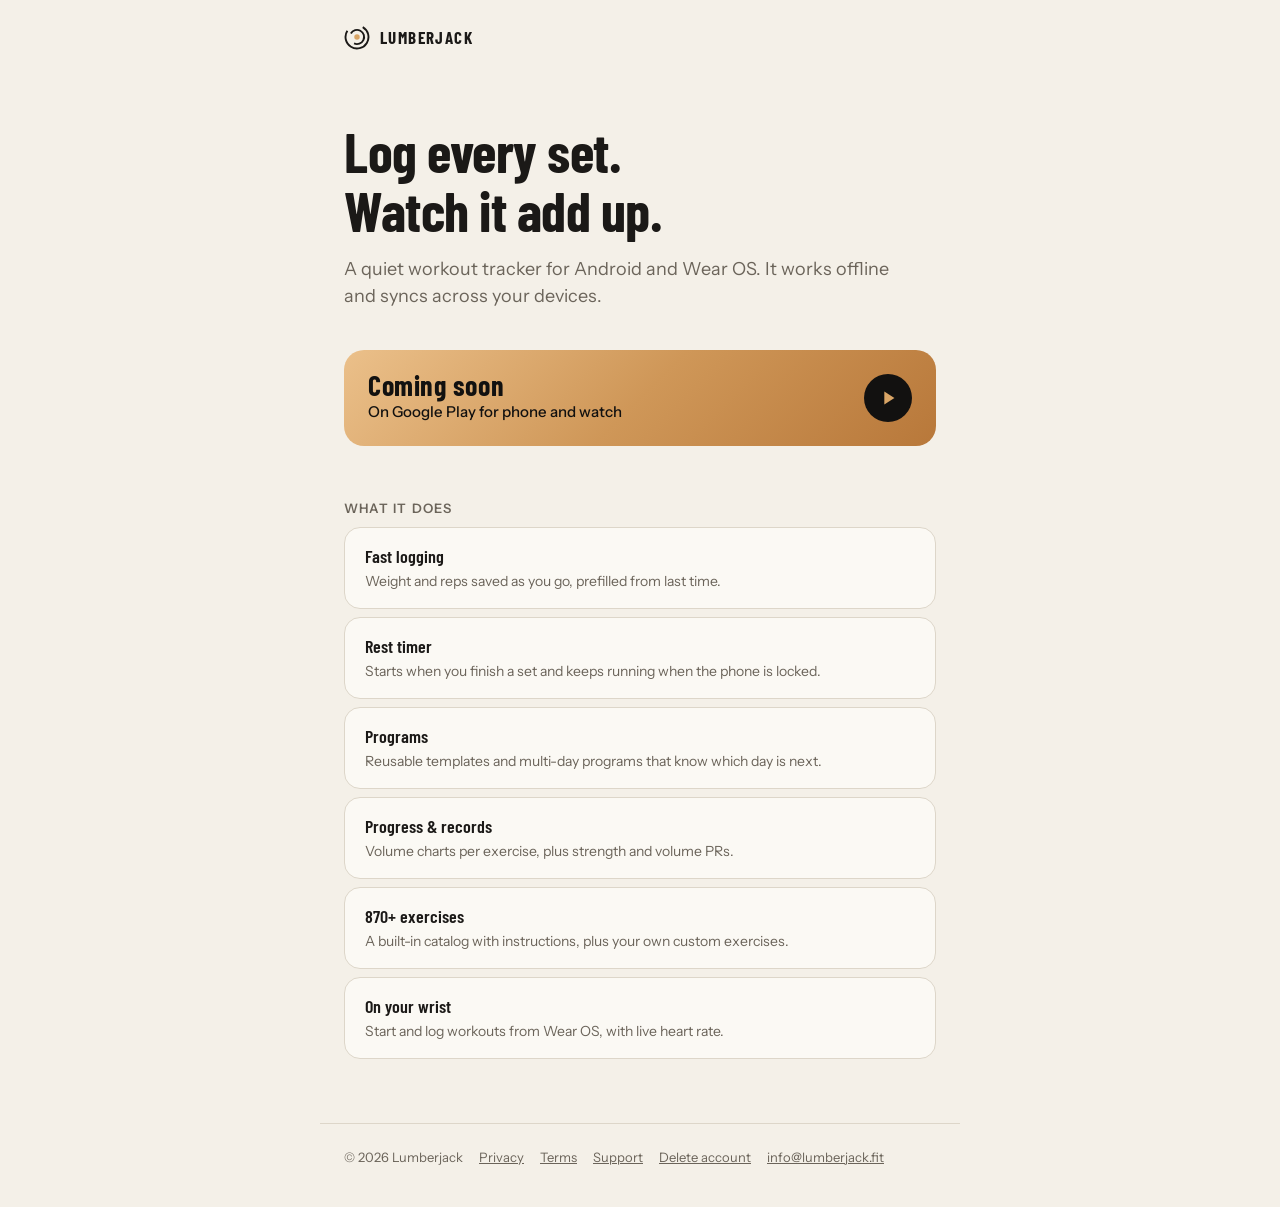
<file: index.html>
<!doctype html>
<html lang="en">
<head>
  <meta charset="utf-8">
  <meta name="viewport" content="width=device-width, initial-scale=1">
  <title>Lumberjack · Workout tracker</title>
  <meta name="description" content="An offline-first workout tracker for Android and Wear OS.">
  <meta name="theme-color" content="#121110" media="(prefers-color-scheme: dark)">
  <meta name="theme-color" content="#f4f0e8" media="(prefers-color-scheme: light)">
  <link rel="icon" href="favicon.svg" type="image/svg+xml">
  <link rel="stylesheet" href="style.css">
</head>
<body>
<header>
  <svg class="mark" viewBox="20 20 68 68" aria-hidden="true">
    <circle cx="54" cy="54" r="7.14" fill="#d9a566"/>
    <g class="rings" fill="none" stroke-width="5">
      <path d="M69 28.02A30 30 0 1 1 28.78 37.75"/>
      <path d="M37.92 44.71A18.57 18.57 0 1 1 46.33 70.91"/>
    </g>
  </svg>
  <span class="wordmark">LUMBERJACK</span>
</header>

<main>
  <section class="hero">
    <h1>Log every set.<br>Watch it add up.</h1>
    <p class="lede">A quiet workout tracker for Android and Wear OS. It works offline and syncs across your devices.</p>
  </section>

  <div class="cta">
    <div>
      <strong>Coming soon</strong>
      <span>On Google Play for phone and watch</span>
    </div>
    <div class="play" aria-hidden="true">
      <svg width="22" height="22" viewBox="0 0 24 24"><path d="M8 5v14l11-7z" fill="#d9a566"/></svg>
    </div>
  </div>

  <h2>What it does</h2>
  <ul class="features">
    <li><b>Fast logging</b><span>Weight and reps saved as you go, prefilled from last time.</span></li>
    <li><b>Rest timer</b><span>Starts when you finish a set and keeps running when the phone is locked.</span></li>
    <li><b>Programs</b><span>Reusable templates and multi-day programs that know which day is next.</span></li>
    <li><b>Progress &amp; records</b><span>Volume charts per exercise, plus strength and volume PRs.</span></li>
    <li><b>870+ exercises</b><span>A built-in catalog with instructions, plus your own custom exercises.</span></li>
    <li><b>On your wrist</b><span>Start and log workouts from Wear OS, with live heart rate.</span></li>
  </ul>
</main>

<footer>
  <span>© 2026 Lumberjack</span>
  <nav aria-label="Legal and support">
    <a href="/privacy">Privacy</a>
    <a href="/terms">Terms</a>
    <a href="/support">Support</a>
    <a href="/delete-account">Delete account</a>
    <a href="mailto:info@lumberjack.fit">info@lumberjack.fit</a>
  </nav>
</footer>
</body>
</html>
</file>
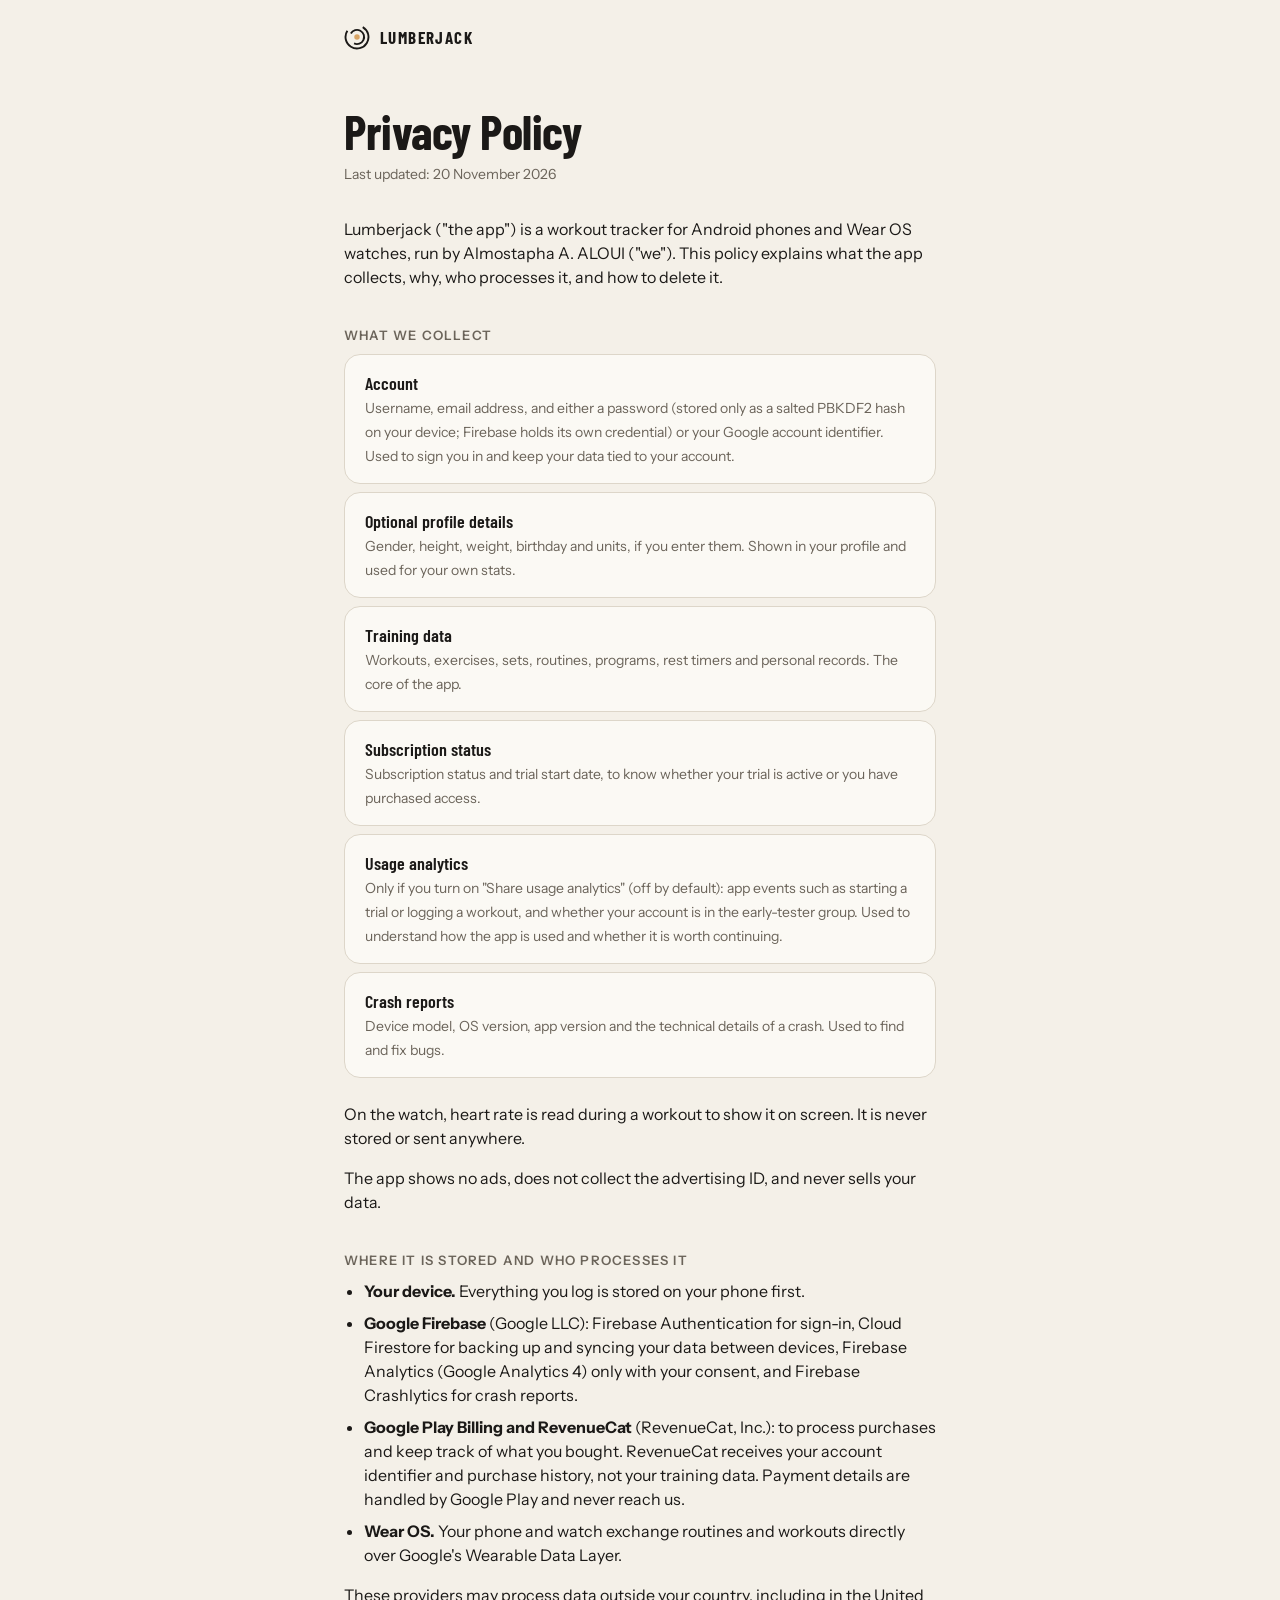
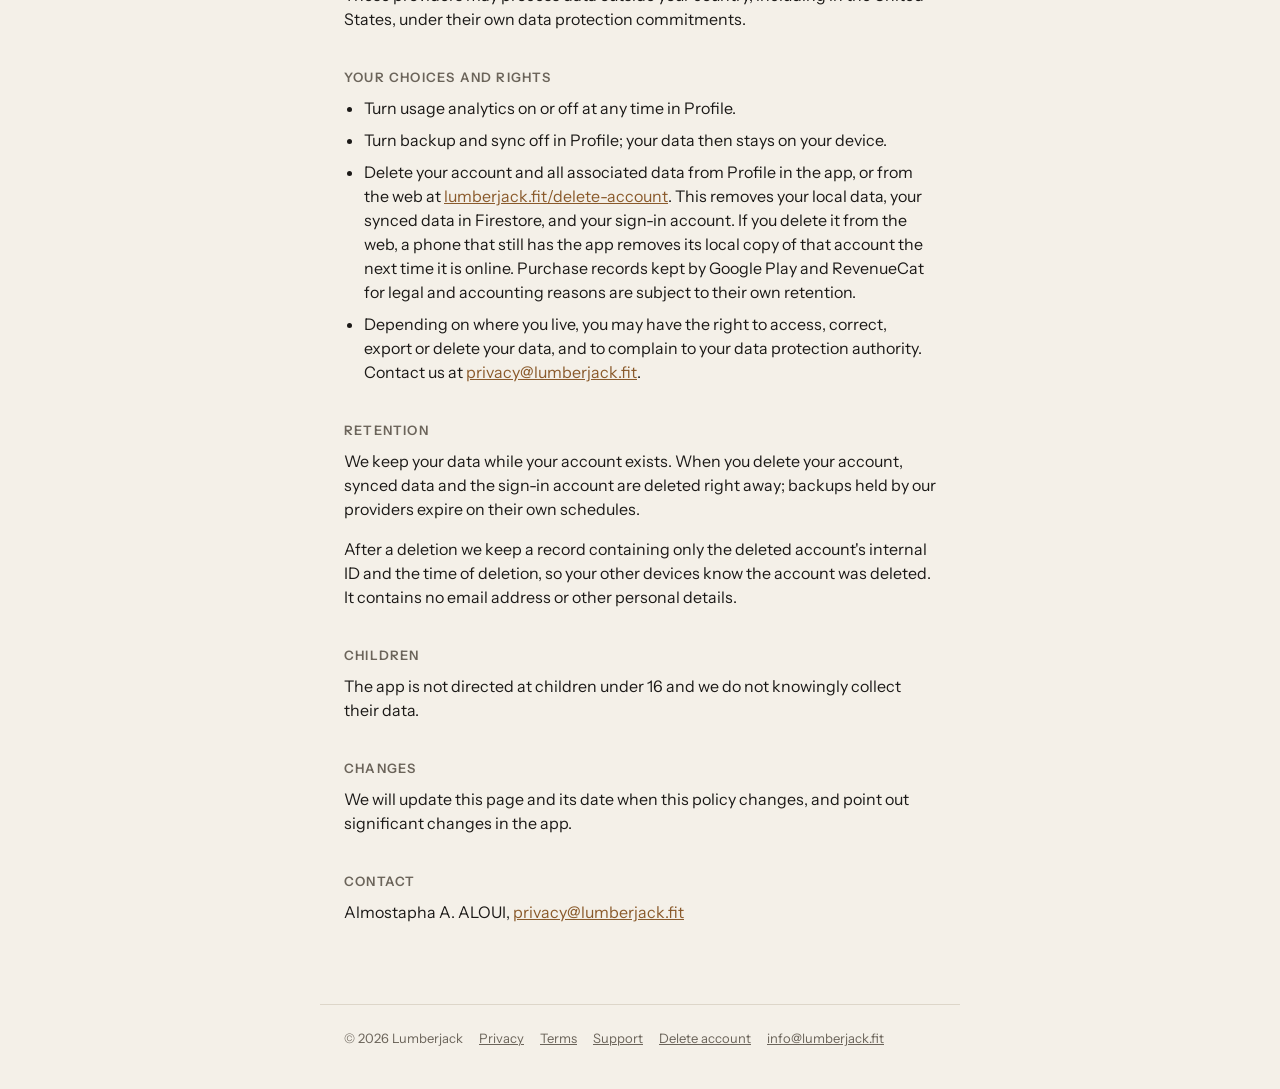
<file: privacy.html>
<!doctype html>
<html lang="en">
<head>
  <meta charset="utf-8">
  <meta name="viewport" content="width=device-width, initial-scale=1">
  <title>Privacy Policy · Lumberjack</title>
  <meta name="description" content="What the Lumberjack app collects, who processes it, and how to delete your data.">
  <meta name="theme-color" content="#121110" media="(prefers-color-scheme: dark)">
  <meta name="theme-color" content="#f4f0e8" media="(prefers-color-scheme: light)">
  <link rel="icon" href="/favicon.svg" type="image/svg+xml">
  <link rel="stylesheet" href="/style.css">
</head>
<body>
<header>
  <a href="/" aria-label="Lumberjack home">
    <svg class="mark" viewBox="20 20 68 68" aria-hidden="true">
      <circle cx="54" cy="54" r="7.14" fill="#d9a566"/>
      <g class="rings" fill="none" stroke-width="5">
        <path d="M69 28.02A30 30 0 1 1 28.78 37.75"/>
        <path d="M37.92 44.71A18.57 18.57 0 1 1 46.33 70.91"/>
      </g>
    </svg>
    <span class="wordmark">LUMBERJACK</span>
  </a>
</header>

<main class="doc">
  <h1>Privacy Policy</h1>
  <p class="meta">Last updated: 20 November 2026</p>

  <p>Lumberjack ("the app") is a workout tracker for Android phones and Wear OS watches, run by Almostapha A. ALOUI ("we"). This policy explains what the app collects, why, who processes it, and how to delete it.</p>

  <h2>What we collect</h2>
  <ul class="cards">
    <li><b>Account</b><span>Username, email address, and either a password (stored only as a salted PBKDF2 hash on your device; Firebase holds its own credential) or your Google account identifier. Used to sign you in and keep your data tied to your account.</span></li>
    <li><b>Optional profile details</b><span>Gender, height, weight, birthday and units, if you enter them. Shown in your profile and used for your own stats.</span></li>
    <li><b>Training data</b><span>Workouts, exercises, sets, routines, programs, rest timers and personal records. The core of the app.</span></li>
    <li><b>Subscription status</b><span>Subscription status and trial start date, to know whether your trial is active or you have purchased access.</span></li>
    <li><b>Usage analytics</b><span>Only if you turn on "Share usage analytics" (off by default): app events such as starting a trial or logging a workout, and whether your account is in the early-tester group. Used to understand how the app is used and whether it is worth continuing.</span></li>
    <li><b>Crash reports</b><span>Device model, OS version, app version and the technical details of a crash. Used to find and fix bugs.</span></li>
  </ul>
  <p>On the watch, heart rate is read during a workout to show it on screen. It is never stored or sent anywhere.</p>
  <p>The app shows no ads, does not collect the advertising ID, and never sells your data.</p>

  <h2>Where it is stored and who processes it</h2>
  <ul>
    <li><strong>Your device.</strong> Everything you log is stored on your phone first.</li>
    <li><strong>Google Firebase</strong> (Google LLC): Firebase Authentication for sign-in, Cloud Firestore for backing up and syncing your data between devices, Firebase Analytics (Google Analytics 4) only with your consent, and Firebase Crashlytics for crash reports.</li>
    <li><strong>Google Play Billing and RevenueCat</strong> (RevenueCat, Inc.): to process purchases and keep track of what you bought. RevenueCat receives your account identifier and purchase history, not your training data. Payment details are handled by Google Play and never reach us.</li>
    <li><strong>Wear OS.</strong> Your phone and watch exchange routines and workouts directly over Google's Wearable Data Layer.</li>
  </ul>
  <p>These providers may process data outside your country, including in the United States, under their own data protection commitments.</p>

  <h2>Your choices and rights</h2>
  <ul>
    <li>Turn usage analytics on or off at any time in Profile.</li>
    <li>Turn backup and sync off in Profile; your data then stays on your device.</li>
    <li>Delete your account and all associated data from Profile in the app, or from the web at <a href="/delete-account">lumberjack.fit/delete-account</a>. This removes your local data, your synced data in Firestore, and your sign-in account. If you delete it from the web, a phone that still has the app removes its local copy of that account the next time it is online. Purchase records kept by Google Play and RevenueCat for legal and accounting reasons are subject to their own retention.</li>
    <li>Depending on where you live, you may have the right to access, correct, export or delete your data, and to complain to your data protection authority. Contact us at <a href="mailto:privacy@lumberjack.fit">privacy@lumberjack.fit</a>.</li>
  </ul>

  <h2>Retention</h2>
  <p>We keep your data while your account exists. When you delete your account, synced data and the sign-in account are deleted right away; backups held by our providers expire on their own schedules.</p>
  <p>After a deletion we keep a record containing only the deleted account's internal ID and the time of deletion, so your other devices know the account was deleted. It contains no email address or other personal details.</p>
  <!-- TODO(maintainer): decide how long deletedAccounts/{uid} records are kept (and clean them up), then state that period here. -->


  <h2>Children</h2>
  <p>The app is not directed at children under 16 and we do not knowingly collect their data.</p>

  <h2>Changes</h2>
  <p>We will update this page and its date when this policy changes, and point out significant changes in the app.</p>

  <h2>Contact</h2>
  <p>Almostapha A. ALOUI, <a href="mailto:privacy@lumberjack.fit">privacy@lumberjack.fit</a></p>
</main>

<footer>
  <span>&copy; 2026 Lumberjack</span>
  <nav aria-label="Legal and support">
    <a href="/privacy">Privacy</a>
    <a href="/terms">Terms</a>
    <a href="/support">Support</a>
    <a href="/delete-account">Delete account</a>
    <a href="mailto:info@lumberjack.fit">info@lumberjack.fit</a>
  </nav>
</footer>
</body>
</html>
</file>
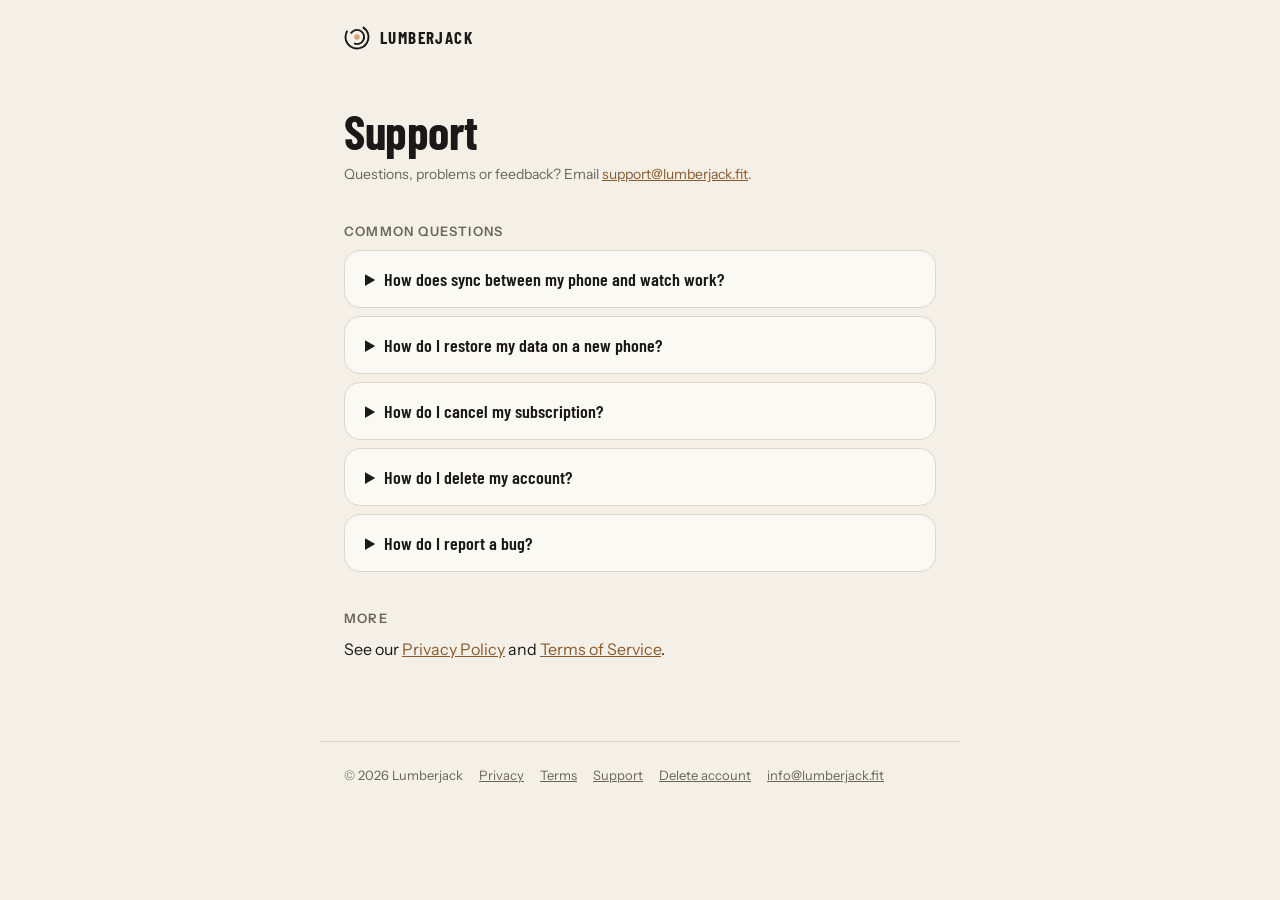
<file: support.html>
<!doctype html>
<html lang="en">
<head>
  <meta charset="utf-8">
  <meta name="viewport" content="width=device-width, initial-scale=1">
  <title>Support · Lumberjack</title>
  <meta name="description" content="Get help with Lumberjack: sync, restoring data, subscriptions, account deletion and bug reports.">
  <meta name="theme-color" content="#121110" media="(prefers-color-scheme: dark)">
  <meta name="theme-color" content="#f4f0e8" media="(prefers-color-scheme: light)">
  <link rel="icon" href="/favicon.svg" type="image/svg+xml">
  <link rel="stylesheet" href="/style.css">
</head>
<body>
<header>
  <a href="/" aria-label="Lumberjack home">
    <svg class="mark" viewBox="20 20 68 68" aria-hidden="true">
      <circle cx="54" cy="54" r="7.14" fill="#d9a566"/>
      <g class="rings" fill="none" stroke-width="5">
        <path d="M69 28.02A30 30 0 1 1 28.78 37.75"/>
        <path d="M37.92 44.71A18.57 18.57 0 1 1 46.33 70.91"/>
      </g>
    </svg>
    <span class="wordmark">LUMBERJACK</span>
  </a>
</header>

<main class="doc">
  <h1>Support</h1>
  <p class="meta">Questions, problems or feedback? Email <a href="mailto:support@lumberjack.fit">support@lumberjack.fit</a>.</p>

  <h2>Common questions</h2>
  <div class="faq">
    <details>
      <summary>How does sync between my phone and watch work?</summary>
      <p>Your phone and watch exchange routines and workouts directly over Google's Wearable Data Layer. Keep both devices paired and the app installed on each. Like logging and syncing on the phone, the watch app needs an active trial or a purchase.</p>
      <!-- TODO(maintainer): add troubleshooting steps for stuck watch sync once confirmed against app/src/main/java/com/lumberjack/workout/data/sync/. -->
    </details>
    <details>
      <summary>How do I restore my data on a new phone?</summary>
      <p>Install Lumberjack and sign in with the same account (Google, or email and password). Your workouts, routines and records are restored from your synced backup. This only works if backup and sync was on in Profile on your old phone; data kept only on a device can't be recovered once it is lost.</p>
    </details>
    <details>
      <summary>How do I cancel my subscription?</summary>
      <p>Subscriptions are managed by Google Play, not by us. To cancel:</p>
      <ol>
        <li>Open Google Play and tap your profile picture.</li>
        <li>Go to Payments &amp; subscriptions, then Subscriptions.</li>
        <li>Choose Lumberjack and tap Cancel subscription.</li>
      </ol>
      <p>Cancelling stops the next renewal; access continues until the end of the paid period. Deleting your account does not cancel a subscription.</p>
    </details>
    <details>
      <summary>How do I delete my account?</summary>
      <p>In the app, go to Profile and choose Delete account. You can also do it from the web, without the app installed, at <a href="/delete-account">lumberjack.fit/delete-account</a>. If you can't sign in, email us from the address on your account.</p>
      <p>If you delete it on the web, any phone that still has the app removes that account's data the next time it is online, signs out and shows "This account was deleted." Deletion is permanent: signing in again with the same Google account starts a new, empty account.</p>
    </details>
    <details>
      <summary>How do I report a bug?</summary>
      <p>Email <a href="mailto:support@lumberjack.fit">support@lumberjack.fit</a> with what happened, what you expected, your phone and watch model, and your Android and app versions. Crash reports are sent automatically; screenshots help for anything else.</p>
    </details>
  </div>

  <h2>More</h2>
  <p>See our <a href="/privacy">Privacy Policy</a> and <a href="/terms">Terms of Service</a>.</p>
</main>

<footer>
  <span>&copy; 2026 Lumberjack</span>
  <nav aria-label="Legal and support">
    <a href="/privacy">Privacy</a>
    <a href="/terms">Terms</a>
    <a href="/support">Support</a>
    <a href="/delete-account">Delete account</a>
    <a href="mailto:info@lumberjack.fit">info@lumberjack.fit</a>
  </nav>
</footer>
</body>
</html>
</file>
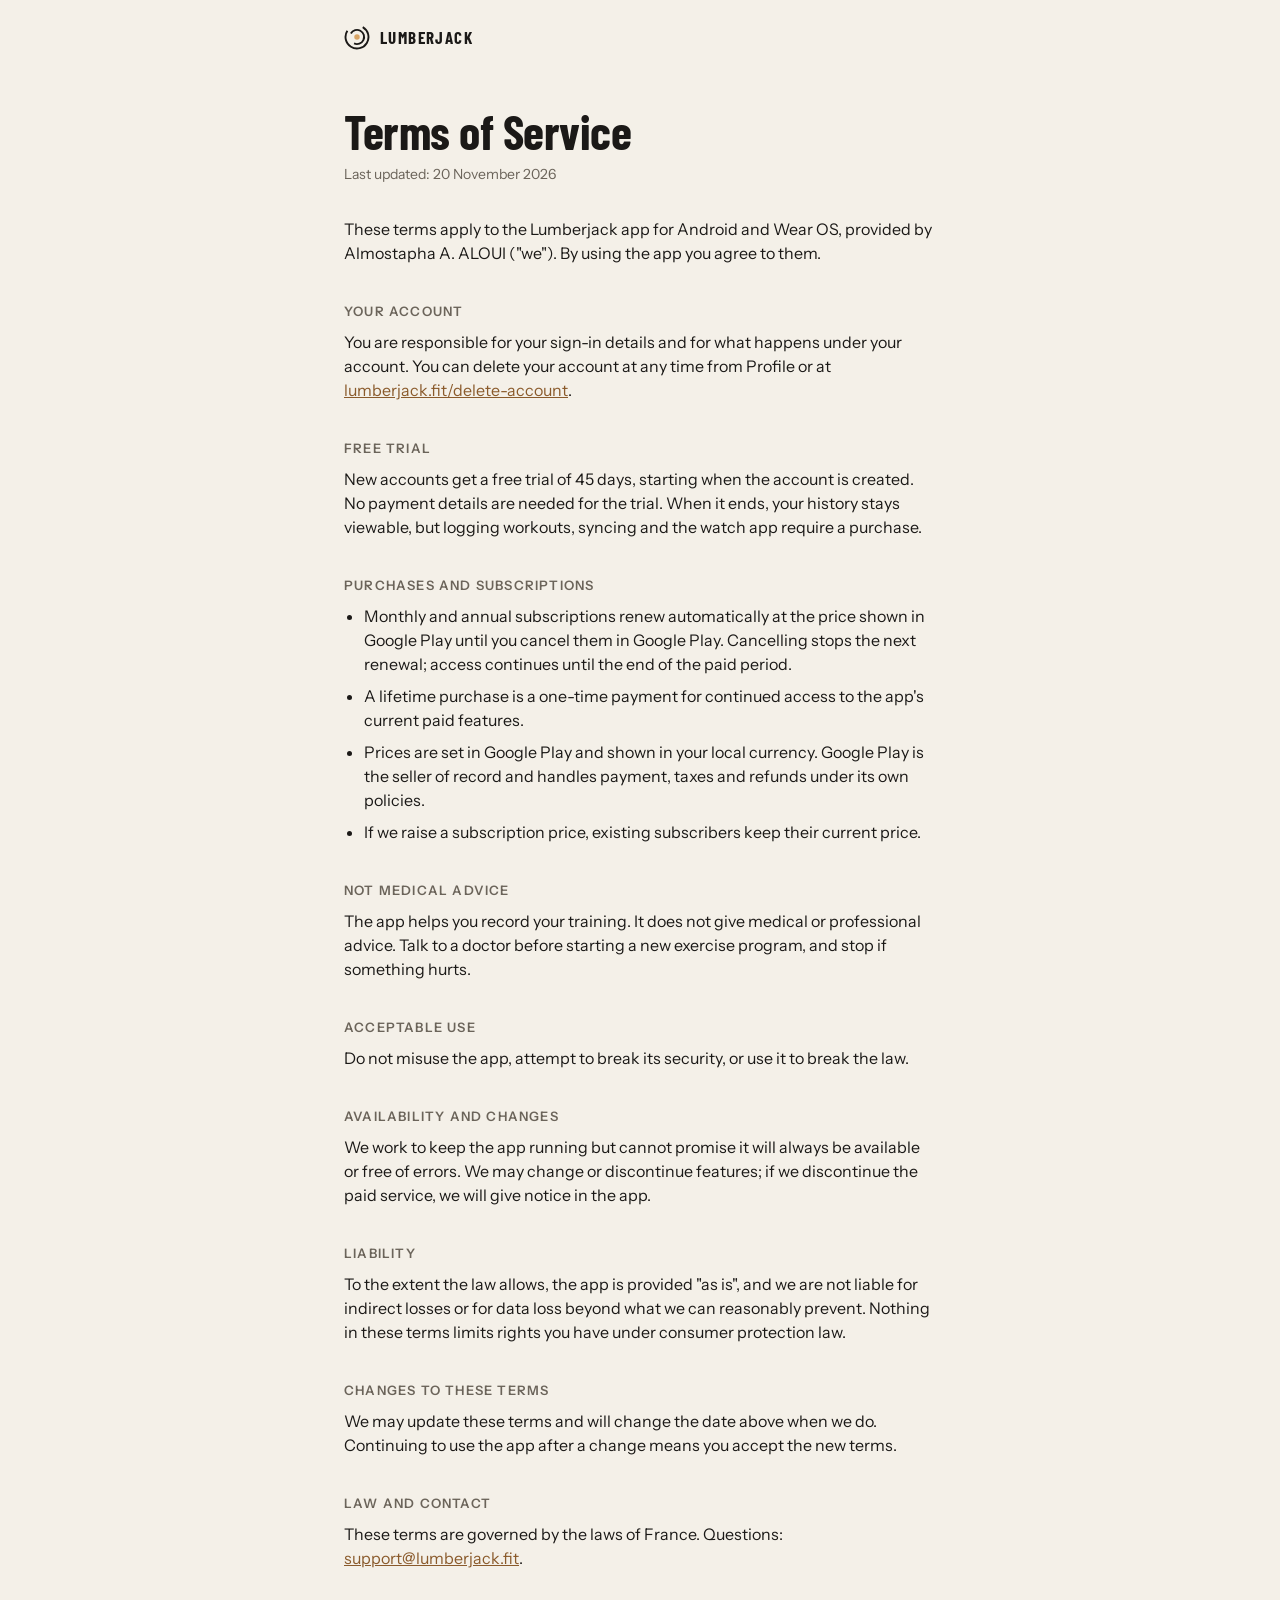
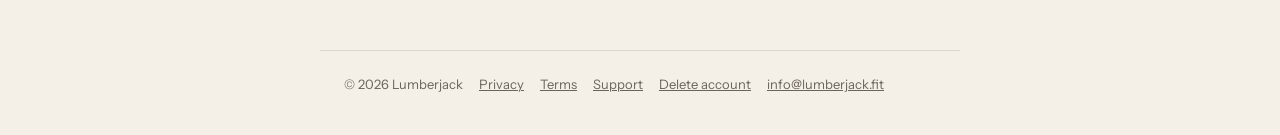
<file: terms.html>
<!doctype html>
<html lang="en">
<head>
  <meta charset="utf-8">
  <meta name="viewport" content="width=device-width, initial-scale=1">
  <title>Terms of Service · Lumberjack</title>
  <meta name="description" content="The terms for using the Lumberjack app on Android and Wear OS.">
  <meta name="theme-color" content="#121110" media="(prefers-color-scheme: dark)">
  <meta name="theme-color" content="#f4f0e8" media="(prefers-color-scheme: light)">
  <link rel="icon" href="/favicon.svg" type="image/svg+xml">
  <link rel="stylesheet" href="/style.css">
</head>
<body>
<header>
  <a href="/" aria-label="Lumberjack home">
    <svg class="mark" viewBox="20 20 68 68" aria-hidden="true">
      <circle cx="54" cy="54" r="7.14" fill="#d9a566"/>
      <g class="rings" fill="none" stroke-width="5">
        <path d="M69 28.02A30 30 0 1 1 28.78 37.75"/>
        <path d="M37.92 44.71A18.57 18.57 0 1 1 46.33 70.91"/>
      </g>
    </svg>
    <span class="wordmark">LUMBERJACK</span>
  </a>
</header>

<main class="doc">
  <h1>Terms of Service</h1>
  <p class="meta">Last updated: 20 November 2026</p>

  <p>These terms apply to the Lumberjack app for Android and Wear OS, provided by Almostapha A. ALOUI ("we"). By using the app you agree to them.</p>

  <h2>Your account</h2>
  <p>You are responsible for your sign-in details and for what happens under your account. You can delete your account at any time from Profile or at <a href="/delete-account">lumberjack.fit/delete-account</a>.</p>

  <h2>Free trial</h2>
  <p>New accounts get a free trial of 45 days, starting when the account is created. No payment details are needed for the trial. When it ends, your history stays viewable, but logging workouts, syncing and the watch app require a purchase.</p>

  <h2>Purchases and subscriptions</h2>
  <ul>
    <li>Monthly and annual subscriptions renew automatically at the price shown in Google Play until you cancel them in Google Play. Cancelling stops the next renewal; access continues until the end of the paid period.</li>
    <li>A lifetime purchase is a one-time payment for continued access to the app's current paid features.</li>
    <li>Prices are set in Google Play and shown in your local currency. Google Play is the seller of record and handles payment, taxes and refunds under its own policies.</li>
    <li>If we raise a subscription price, existing subscribers keep their current price.</li>
  </ul>

  <h2>Not medical advice</h2>
  <p>The app helps you record your training. It does not give medical or professional advice. Talk to a doctor before starting a new exercise program, and stop if something hurts.</p>

  <h2>Acceptable use</h2>
  <p>Do not misuse the app, attempt to break its security, or use it to break the law.</p>

  <h2>Availability and changes</h2>
  <p>We work to keep the app running but cannot promise it will always be available or free of errors. We may change or discontinue features; if we discontinue the paid service, we will give notice in the app.</p>

  <h2>Liability</h2>
  <p>To the extent the law allows, the app is provided "as is", and we are not liable for indirect losses or for data loss beyond what we can reasonably prevent. Nothing in these terms limits rights you have under consumer protection law.</p>

  <h2>Changes to these terms</h2>
  <p>We may update these terms and will change the date above when we do. Continuing to use the app after a change means you accept the new terms.</p>

  <h2>Law and contact</h2>
  <p>These terms are governed by the laws of France. Questions: <a href="mailto:support@lumberjack.fit">support@lumberjack.fit</a>.</p>
</main>

<footer>
  <span>&copy; 2026 Lumberjack</span>
  <nav aria-label="Legal and support">
    <a href="/privacy">Privacy</a>
    <a href="/terms">Terms</a>
    <a href="/support">Support</a>
    <a href="/delete-account">Delete account</a>
    <a href="mailto:info@lumberjack.fit">info@lumberjack.fit</a>
  </nav>
</footer>
</body>
</html>
</file>
<file: style.css>
/* Mirrors app/src/main/java/com/lumberjack/workout/ui/theme (Color.kt, Type.kt, Shape.kt). */

@font-face { font-family: "Barlow Condensed"; font-weight: 600; font-display: swap; src: url("fonts/barlow_condensed_semibold.ttf") format("truetype"); }
@font-face { font-family: "Barlow Condensed"; font-weight: 700; font-display: swap; src: url("fonts/barlow_condensed_bold.ttf") format("truetype"); }
@font-face { font-family: "Instrument Sans"; font-weight: 400 700; font-display: swap; src: url("fonts/instrument_sans_variable.ttf") format("truetype"); }

/* Dark scheme (default): Char / Graphite / Ash / Bone / Stone / BronzeAccent */
:root {
  --bg: #121110;
  --surface: #1b1917;
  --outline: #2e2a26;
  --text: #efeae1;
  --muted: #a8a093;
  --accent: #d9a566;
  --on-accent: #121110;
  --gradient: linear-gradient(135deg, #ebc08a, #cf9758, #b8783a);
  color-scheme: dark;
}

/* Light scheme: Paper / LightCard / LightBorder / TextPrimaryLight / BronzeDeep */
@media (prefers-color-scheme: light) {
  :root {
    --bg: #f4f0e8;
    --surface: #fbf9f4;
    --outline: #ddd6c9;
    --text: #1b1917;
    --muted: #6b645a;
    --accent: #8a5a2b;
    color-scheme: light;
  }
}

* { box-sizing: border-box; }

body {
  margin: 0;
  background: var(--bg);
  color: var(--text);
  font: 400 16px/1.5 "Instrument Sans", system-ui, -apple-system, "Segoe UI", sans-serif;
  -webkit-font-smoothing: antialiased;
}

main, header, footer { max-width: 640px; margin: 0 auto; padding: 0 24px; }

a { color: var(--accent); }

/* BrandHeader: mark + wordmark */
header { display: flex; align-items: center; gap: 10px; padding-top: 24px; }
.mark { width: 26px; height: 26px; }
.mark .rings { stroke: var(--text); }
.wordmark { font: 700 17px/1 "Barlow Condensed", sans-serif; letter-spacing: 1.4px; }

/* Hero: displayLarge */
.hero { padding: 72px 0 40px; }
h1 {
  font: 700 clamp(40px, 9vw, 56px)/1.05 "Barlow Condensed", sans-serif;
  letter-spacing: -0.5px;
  margin: 0 0 16px;
}
.lede { color: var(--muted); font-size: 18px; margin: 0; max-width: 32em; }

/* StartWorkoutCard: bronze gradient, 20px corners */
.cta {
  display: flex; align-items: center; justify-content: space-between; gap: 12px;
  min-height: 96px; padding: 0 24px; margin: 0 0 56px;
  border-radius: 20px; background: var(--gradient); color: #121110;
}
.cta strong { display: block; font: 700 28px/1 "Barlow Condensed", sans-serif; letter-spacing: 0.56px; }
.cta span { font-weight: 500; font-size: 15px; }
.cta .play {
  flex: none; display: grid; place-items: center;
  width: 48px; height: 48px; border-radius: 50%; background: #121110;
}

/* Feature rows: cards with outline, 16px corners */
h2 {
  font: 600 13px/1 "Instrument Sans", sans-serif;
  letter-spacing: 1.2px; text-transform: uppercase;
  color: var(--muted); margin: 0 0 12px;
}
.features { list-style: none; padding: 0; margin: 0 0 64px; display: grid; gap: 8px; }
.features li {
  background: var(--surface); border: 1px solid var(--outline); border-radius: 16px;
  padding: 16px 20px;
}
.features b { display: block; font: 600 18px/24px "Barlow Condensed", sans-serif; }
.features span { color: var(--muted); font-size: 14px; }

footer {
  display: flex; flex-wrap: wrap; gap: 8px 16px;
  padding-top: 24px; padding-bottom: 40px;
  border-top: 1px solid var(--outline);
  color: var(--muted); font-size: 13px;
}
footer a { color: var(--muted); }

/* Light scheme: text on accent fills needs to flip to white for contrast. */
@media (prefers-color-scheme: light) {
  :root { --on-accent: #fff; }
}

/* Footer nav */
footer nav { display: flex; flex-wrap: wrap; gap: 8px 16px; }

/* Document pages (privacy, terms, support, delete account, 404) */
.doc { padding-bottom: 64px; }
.doc h1 { font-size: clamp(36px, 8vw, 48px); margin: 56px 0 8px; }
.doc .meta { color: var(--muted); font-size: 14px; margin: 0 0 32px; }
.doc h2 { margin: 40px 0 12px; }
.doc p, .doc li { max-width: 40em; }
.doc p { margin: 0 0 16px; }
.doc ul { padding-left: 20px; margin: 0 0 16px; }
.doc li { margin-bottom: 8px; }
.doc .muted { color: var(--muted); }
.doc code { font: 500 0.9em ui-monospace, "SFMono-Regular", Consolas, monospace; background: var(--surface); border: 1px solid var(--outline); border-radius: 6px; padding: 1px 6px; }
.doc a { overflow-wrap: anywhere; }

/* Cards: data tables, FAQ entries and form panels */
.cards, .doc .cards { list-style: none; padding: 0; margin: 0 0 24px; display: grid; gap: 8px; }
.cards li, .panel, .doc details {
  background: var(--surface); border: 1px solid var(--outline); border-radius: 16px;
  padding: 16px 20px; max-width: none; margin: 0;
}
.cards b { display: block; font: 600 18px/24px "Barlow Condensed", sans-serif; }
.cards span { color: var(--muted); font-size: 14px; }

/* FAQ */
.faq { display: grid; gap: 8px; margin-bottom: 24px; }
.doc details summary { cursor: pointer; font: 600 18px/24px "Barlow Condensed", sans-serif; }
.doc details p { margin: 12px 0 0; color: var(--muted); }
.doc details ol { margin: 12px 0 0; padding-left: 20px; color: var(--muted); }

/* Delete account flow */
.panel { margin: 0 0 16px; }
.panel strong { display: block; font: 600 18px/24px "Barlow Condensed", sans-serif; margin-bottom: 8px; }
.panel p { margin: 0 0 8px; }
.panel label { display: block; margin: 12px 0 4px; color: var(--muted); font-size: 14px; }
.panel input {
  width: 100%; padding: 12px; border-radius: 12px; border: 1px solid var(--outline);
  background: var(--bg); color: var(--text); font: inherit;
}
.panel input:focus-visible, .btn:focus-visible, a:focus-visible, summary:focus-visible { outline: 2px solid var(--accent); outline-offset: 2px; }
.btn {
  margin-top: 12px; min-height: 44px; padding: 0 20px; border: 0; border-radius: 12px;
  font: 600 16px "Instrument Sans", sans-serif; cursor: pointer;
  background: var(--accent); color: var(--on-accent);
}
.btn.danger { background: #b23a31; color: #fff; }
.btn:disabled { opacity: 0.5; cursor: not-allowed; }
.hidden { display: none; }
#status { min-height: 1.5em; margin: 16px 0; }

/* Brand header as a home link on inner pages */
header a { display: flex; align-items: center; gap: 10px; color: inherit; text-decoration: none; }
</file>
